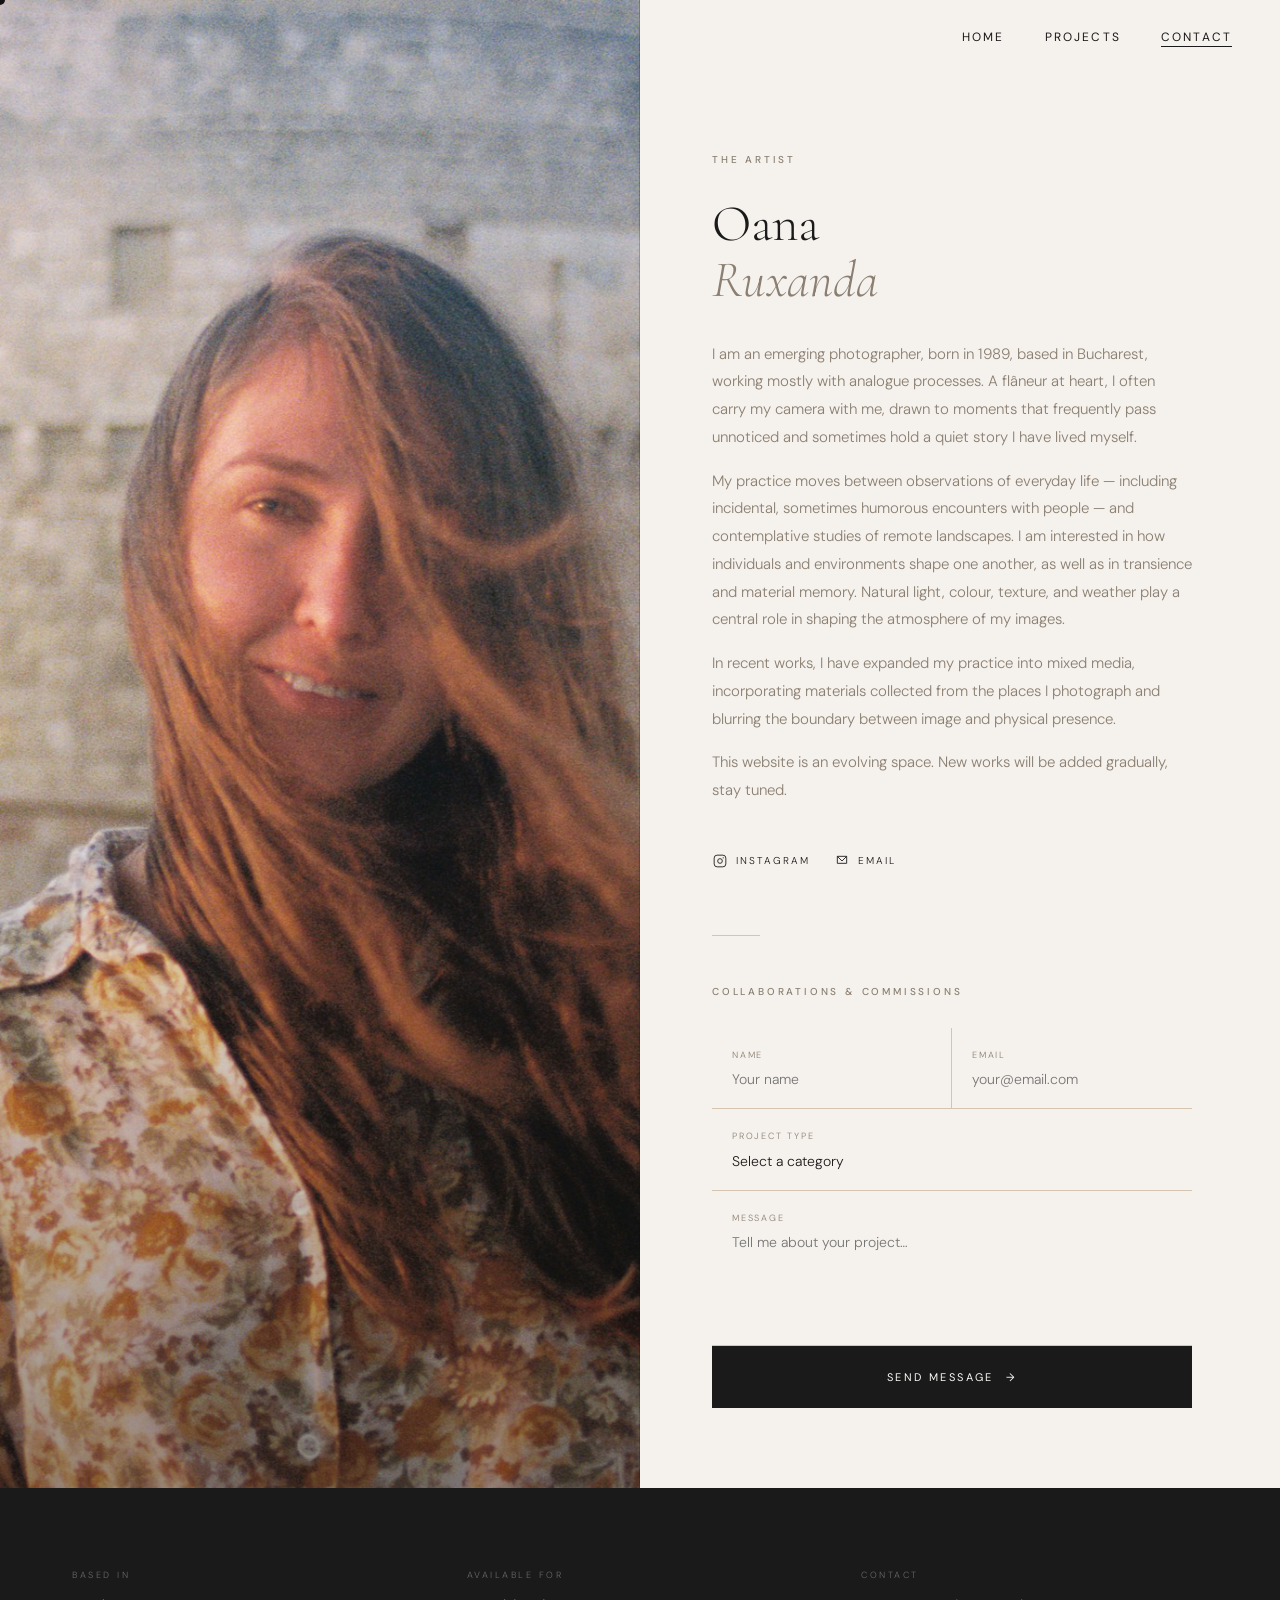
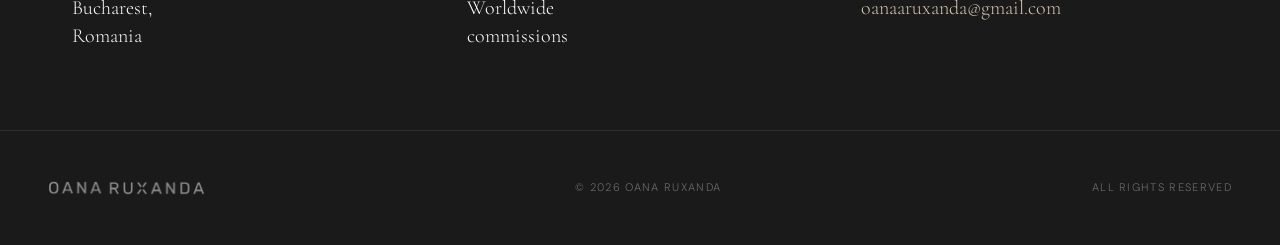
<file: contact.html>
<!DOCTYPE html>
<html lang="en">
<head>
  <meta charset="UTF-8">
  <meta name="viewport" content="width=device-width, initial-scale=1.0">
  <title>Contact — Oana Ruxanda</title>
  <link rel="icon" href="uploads/favicon-oana.png" type="image/png">
  <link rel="stylesheet" href="shared.css">
  <style>
    body { background: var(--cream); }

    /* ---- Artist Section ---- */
    .artist-section {
      display: grid;
      grid-template-columns: 1fr 1fr;
      min-height: 100vh;
    }

    /* Left: image */
    .artist-image {
      position: relative;
      overflow: hidden;
      background: var(--black);
      min-height: 600px;
    }
    .artist-image-fill {
      position: absolute;
      inset: 0;
      width: 100%; height: 100%;
      background: linear-gradient(155deg, #2a2018 0%, #0f0d0b 100%);
      opacity: 0;
      animation: fadeIn 1.8s 0.2s var(--ease-out) forwards;
    }
    @keyframes fadeIn {
      from { opacity: 0; transform: scale(1.04); }
      to   { opacity: 1; transform: scale(1); }
    }
    /* Portrait placeholder */
    .artist-portrait-placeholder {
      position: absolute;
      bottom: 0;
      left: 50%;
      transform: translateX(-50%);
      width: 55%;
      height: 90%;
      background: rgba(255,255,255,0.06);
      clip-path: polygon(18% 0%, 82% 0%, 90% 100%, 10% 100%);
    }
    .artist-image-overlay {
      position: absolute;
      inset: 0;
      background: linear-gradient(to top, rgba(13,12,11,0.4) 0%, transparent 50%);
      z-index: 1;
    }
    .artist-image-caption {
      position: absolute;
      bottom: 40px; left: 40px;
      z-index: 2;
      font-size: 10px;
      letter-spacing: 0.2em;
      text-transform: uppercase;
      color: rgba(250,250,248,0.4);
    }

    /* Right: bio + form */
    .artist-content {
      padding: calc(var(--nav-h) + 80px) 72px 80px;
      display: flex;
      flex-direction: column;
      justify-content: center;
      overflow-y: auto;
    }

    .bio-label {
      font-size: 10px;
      font-weight: 500;
      letter-spacing: 0.28em;
      text-transform: uppercase;
      color: var(--stone-dark);
      margin-bottom: 28px;
      opacity: 0;
      animation: slideUp 0.8s 0.5s var(--ease-out) forwards;
    }
    @keyframes slideUp {
      from { opacity: 0; transform: translateY(16px); }
      to   { opacity: 1; transform: translateY(0); }
    }

    .bio-name {
      font-family: var(--font-serif);
      font-size: clamp(36px, 4vw, 56px);
      font-weight: 300;
      line-height: 1.1;
      margin-bottom: 32px;
      opacity: 0;
      animation: slideUp 0.8s 0.65s var(--ease-out) forwards;
    }
    .bio-name em { font-style: italic; color: var(--stone-dark); }

    .bio-text {
      font-size: 15px;
      font-weight: 300;
      line-height: 1.85;
      color: var(--stone-dark);
      max-width: 480px;
      margin-bottom: 48px;
      opacity: 0;
      animation: slideUp 0.8s 0.8s var(--ease-out) forwards;
    }
    .bio-text p + p { margin-top: 16px; }

    /* Social links */
    .social-links {
      display: flex;
      gap: 24px;
      margin-bottom: 64px;
      flex-wrap: wrap;
      opacity: 0;
      animation: slideUp 0.8s 1s var(--ease-out) forwards;
    }
    .social-link {
      display: flex;
      align-items: center;
      gap: 8px;
      font-size: 10px;
      letter-spacing: 0.2em;
      text-transform: uppercase;
      color: var(--charcoal);
      position: relative;
      padding-bottom: 2px;
    }
    .social-link::after {
      content: '';
      position: absolute;
      bottom: 0; left: 0;
      width: 0; height: 1px;
      background: var(--charcoal);
      transition: width 0.4s var(--ease-out);
    }
    .social-link:hover::after { width: 100%; }
    .social-icon {
      width: 16px; height: 16px;
      display: flex; align-items: center; justify-content: center;
    }

    /* Divider */
    .contact-divider {
      width: 48px;
      height: 1px;
      background: var(--stone-light);
      margin-bottom: 48px;
      opacity: 0;
      animation: slideUp 0.6s 1.1s var(--ease-out) forwards;
    }

    /* Contact Form */
    .form-label-top {
      font-size: 10px;
      font-weight: 500;
      letter-spacing: 0.28em;
      text-transform: uppercase;
      color: var(--stone-dark);
      margin-bottom: 28px;
      opacity: 0;
      animation: slideUp 0.8s 1.15s var(--ease-out) forwards;
    }

    .contact-form {
      display: flex;
      flex-direction: column;
      gap: 0;
      max-width: 480px;
      opacity: 0;
      animation: slideUp 0.8s 1.25s var(--ease-out) forwards;
    }

    .form-row {
      display: grid;
      grid-template-columns: 1fr 1fr;
      gap: 0;
    }

    .form-field {
      position: relative;
      border-bottom: 1px solid var(--stone-light);
    }
    .form-field:not(:last-child) { border-right: none; }
    .form-row .form-field:first-child { border-right: 1px solid var(--stone-light); }

    .form-field label {
      display: block;
      font-size: 9px;
      letter-spacing: 0.2em;
      text-transform: uppercase;
      color: var(--stone-dark);
      padding: 20px 20px 0;
      transition: color 0.2s;
    }
    .form-field:focus-within label { color: var(--charcoal); }

    .form-field input,
    .form-field textarea,
    .form-field select {
      display: block;
      width: 100%;
      background: transparent;
      border: none;
      outline: none;
      font-family: var(--font-sans);
      font-size: 14px;
      font-weight: 300;
      color: var(--charcoal);
      padding: 8px 20px 20px;
      resize: none;
      cursor: none;
      appearance: none;
    }
    .form-field textarea { min-height: 120px; }
    .form-field select { cursor: none; }

    .form-field::after {
      content: '';
      position: absolute;
      bottom: -1px; left: 0;
      width: 0; height: 2px;
      background: var(--charcoal);
      transition: width 0.4s var(--ease-out);
    }
    .form-field:focus-within::after { width: 100%; }

    .form-submit {
      margin-top: 0;
      border-top: none;
      display: flex;
      align-items: stretch;
    }
    .btn-submit {
      flex: 1;
      padding: 24px 32px;
      background: var(--charcoal);
      color: var(--white);
      font-family: var(--font-sans);
      font-size: 11px;
      font-weight: 400;
      letter-spacing: 0.22em;
      text-transform: uppercase;
      border: none;
      cursor: none;
      display: flex;
      align-items: center;
      justify-content: center;
      gap: 12px;
      transition: background 0.3s, gap 0.3s var(--ease-out);
    }
    .btn-submit:hover { background: var(--charcoal-mid); gap: 20px; }
    .btn-submit::after { content: '→'; }

    /* Success message */
    .form-success {
      display: none;
      padding: 32px;
      border: 1px solid var(--stone-light);
      text-align: center;
    }
    .form-success.visible { display: block; }
    .form-success-icon {
      font-family: var(--font-serif);
      font-size: 36px;
      color: var(--stone-dark);
      margin-bottom: 16px;
      font-style: italic;
    }
    .form-success p {
      font-size: 13px;
      color: var(--stone-dark);
      line-height: 1.7;
    }

    /* ---- Info Strip ---- */
    .info-strip {
      background: var(--charcoal);
      padding: 80px 72px;
      display: grid;
      grid-template-columns: repeat(3, 1fr);
      gap: 48px;
    }
    .info-item-label {
      font-size: 9px;
      letter-spacing: 0.28em;
      text-transform: uppercase;
      color: rgba(250,250,248,0.35);
      margin-bottom: 12px;
    }
    .info-item-value {
      font-family: var(--font-serif);
      font-size: 20px;
      font-weight: 300;
      color: var(--white);
      line-height: 1.4;
    }
    .info-item-value a {
      color: var(--stone-light);
      position: relative;
    }
    .info-item-value a::after {
      content: '';
      position: absolute;
      bottom: 0; left: 0;
      width: 0; height: 1px;
      background: var(--stone-light);
      transition: width 0.4s var(--ease-out);
    }
    .info-item-value a:hover::after { width: 100%; }

    @media (max-width: 900px) {
      .artist-section { grid-template-columns: 1fr; }
      .artist-image { height: 60vw; min-height: 260px; }
      .artist-content { padding: 48px 24px 64px; }
      .form-row { grid-template-columns: 1fr; }
      .form-row .form-field:first-child { border-right: none; }
      .form-row .form-field[style] { grid-column: span 1 !important; }
      .info-strip { grid-template-columns: 1fr; padding: 56px 24px; gap: 32px; }
      .social-links { gap: 16px; }
    }
    @media (max-width: 600px) {
      .artist-image { height: 55vw; }
      .artist-content { padding: 40px 20px 56px; }
      .contact-form { max-width: 100%; }
      .bio-text { font-size: 14px; }
    }
  </style>
</head>
<body>
  <div id="cursor"></div>
  <div id="cursor-ring"></div>
  <div id="page-transition"></div>

  <nav class="nav logo-hidden" data-hide-logo-on-top="true">
    <a class="nav-logo" href="index.html">
      <img src="uploads/logo-oana.png" alt="Oana Ruxanda">
    </a>
    <ul class="nav-links">
      <li><a href="index.html">Home</a></li>
      <li><a href="projects.html">Projects</a></li>
      <li><a href="contact.html">Contact</a></li>
    </ul>
    <button class="nav-hamburger" id="nav-hamburger" aria-label="Menu">
      <span></span><span></span><span></span>
    </button>
  </nav>
  <div class="nav-mobile" id="nav-mobile">
    <a href="index.html">Home</a>
    <a href="projects.html">Projects</a>
    <a href="contact.html">Contact</a>
  </div>

  <main class="artist-section">

    <!-- Left: Artist Image -->
    <div class="artist-image">
      <img src="brand_assets/oana ruxanda.jpg" alt="Oana Ruxanda" style="position:absolute;inset:0;width:100%;height:100%;object-fit:cover;opacity:0;animation:fadeIn 1.8s 0.2s var(--ease-out) forwards;">
      <div class="artist-image-overlay"></div>
    </div>

    <!-- Right: Bio + Form -->
    <div class="artist-content">

      <p class="bio-label">The Artist</p>

      <h1 class="bio-name">Oana<br><em>Ruxanda</em></h1>

      <div class="bio-text">
        <p>I am an emerging photographer, born in 1989, based in Bucharest, working mostly with analogue processes. A flâneur at heart, I often carry my camera with me, drawn to moments that frequently pass unnoticed and sometimes hold a quiet story I have lived myself.</p>
        <p>My practice moves between observations of everyday life — including incidental, sometimes humorous encounters with people — and contemplative studies of remote landscapes. I am interested in how individuals and environments shape one another, as well as in transience and material memory. Natural light, colour, texture, and weather play a central role in shaping the atmosphere of my images.</p>
        <p>In recent works, I have expanded my practice into mixed media, incorporating materials collected from the places I photograph and blurring the boundary between image and physical presence.</p>
        <p>This website is an evolving space. New works will be added gradually, stay tuned.</p>
      </div>

      <!-- Social Links -->
      <div class="social-links">
        <a href="https://www.instagram.com/oana.a.ruxanda?igsh=a3U1bDQwZmpsa2Vy" class="social-link" target="_blank" rel="noopener">
          <span class="social-icon">
            <svg width="14" height="14" viewBox="0 0 24 24" fill="none" stroke="currentColor" stroke-width="1.5"><rect x="2" y="2" width="20" height="20" rx="5"/><circle cx="12" cy="12" r="4"/><circle cx="17.5" cy="6.5" r="1" fill="currentColor" stroke="none"/></svg>
          </span>
          Instagram
        </a>
        <a href="mailto:oanaaruxanda@gmail.com" class="social-link">
          <span class="social-icon">
            <svg width="14" height="14" viewBox="0 0 24 24" fill="none" stroke="currentColor" stroke-width="1.5"><path d="M4 4h16v12H4z"/><path d="M4 4l8 8 8-8"/></svg>
          </span>
          Email
        </a>
      </div>

      <div class="contact-divider"></div>

      <p class="form-label-top">Collaborations &amp; Commissions</p>

      <!-- Contact Form -->
      <form class="contact-form" id="contact-form" novalidate>
        <div class="form-row">
          <div class="form-field">
            <label for="f-name">Name</label>
            <input type="text" id="f-name" name="name" placeholder="Your name" required>
          </div>
          <div class="form-field">
            <label for="f-email">Email</label>
            <input type="email" id="f-email" name="email" placeholder="your@email.com" required>
          </div>
        </div>
        <div class="form-row">
          <div class="form-field" style="grid-column: span 2; border-right: none;">
            <label for="f-type">Project Type</label>
            <select id="f-type" name="type">
              <option value="">Select a category</option>
              <option value="editorial">Editorial</option>
              <option value="fashion">Fashion Campaign</option>
              <option value="portrait">Portrait Session</option>
              <option value="exhibition">Exhibition / Gallery</option>
              <option value="brand">Brand Collaboration</option>
              <option value="other">Other</option>
            </select>
          </div>
        </div>
        <div class="form-field" style="border-right: none;">
          <label for="f-message">Message</label>
          <textarea id="f-message" name="message" placeholder="Tell me about your project…" required></textarea>
        </div>
        <div class="form-submit">
          <button type="submit" class="btn-submit">Send Message</button>
        </div>
      </form>

      <div class="form-success" id="form-success">
        <div class="form-success-icon">✓</div>
        <p>Thank you for reaching out.<br>I'll be in touch within a few days.</p>
      </div>

    </div>
  </main>

  <!-- Info Strip -->
  <div class="info-strip">
    <div class="info-item reveal">
      <div class="info-item-label">Based in</div>
      <div class="info-item-value">Bucharest,<br>Romania</div>
    </div>
    <div class="info-item reveal reveal-delay-2">
      <div class="info-item-label">Available for</div>
      <div class="info-item-value">Worldwide<br>commissions</div>
    </div>
    <div class="info-item reveal reveal-delay-4">
      <div class="info-item-label">Contact</div>
      <div class="info-item-value">
        <a href="mailto:oanaaruxanda@gmail.com">oanaaruxanda@gmail.com</a>
      </div>
    </div>
  </div>

  <footer class="footer reveal" style="background:var(--charcoal); color: rgba(250,250,248,0.35); border-top-color: rgba(250,250,248,0.08);">
    <div class="footer-logo" style="filter: invert(1) brightness(2);">
      <img src="uploads/logo-oana.png" alt="Oana Ruxanda">
    </div>
    <span>© 2026 Oana Ruxanda</span>
    <span>All rights reserved</span>
  </footer>

  <script src="shared.js"></script>
  <script>
    const form = document.getElementById('contact-form');
    const success = document.getElementById('form-success');

    form.addEventListener('submit', e => {
      e.preventDefault();
      const name = form.querySelector('#f-name').value.trim();
      const email = form.querySelector('#f-email').value.trim();
      const type = form.querySelector('#f-type').value;
      const message = form.querySelector('#f-message').value.trim();
      if (!name || !email || !message) return;

      const subject = encodeURIComponent('Portfolio Enquiry' + (type ? ' — ' + type : ''));
      const body = encodeURIComponent('Name: ' + name + '\nEmail: ' + email + '\n\n' + message);
      window.location.href = 'mailto:oanaaruxanda@gmail.com?subject=' + subject + '&body=' + body;

      form.style.opacity = '0';
      form.style.transition = 'opacity 0.4s';
      setTimeout(() => {
        form.style.display = 'none';
        success.classList.add('visible');
      }, 400);
    });
  </script>
</body>
</html>
</file>
<file: shared.css>
/* ============================================
   OANA RUXANDA — Shared Design System
   ============================================ */

@import url('https://fonts.googleapis.com/css2?family=Cormorant+Garamond:ital,wght@0,300;0,400;0,500;0,600;1,300;1,400;1,500&family=DM+Sans:wght@200;300;400;500&display=swap');

/* --- Tokens --- */
:root {
  --cream: #F5F1EC;
  --cream-dark: #EDE8E0;
  --charcoal: #1A1A1A;
  --charcoal-mid: #2C2C2C;
  --stone: #B8A99A;
  --stone-light: #D4C4B0;
  --stone-dark: #8A7F72;
  --white: #FAFAF8;
  --black: #0D0D0D;

  --font-serif: 'Cormorant Garamond', Georgia, serif;
  --font-sans: 'DM Sans', system-ui, sans-serif;

  --nav-h: 72px;
  --ease-out: cubic-bezier(0.16, 1, 0.3, 1);
  --ease-in-out: cubic-bezier(0.65, 0, 0.35, 1);
}

/* --- Reset --- */
*, *::before, *::after { box-sizing: border-box; margin: 0; padding: 0; }
html { scroll-behavior: smooth; }
body {
  background: var(--cream);
  color: var(--charcoal);
  font-family: var(--font-sans);
  font-weight: 300;
  line-height: 1.6;
  cursor: none;
  overflow-x: hidden;
}
img { display: block; width: 100%; height: 100%; object-fit: cover; }
a { color: inherit; text-decoration: none; }
button { cursor: none; border: none; background: none; font-family: inherit; }

/* --- Custom Cursor --- */
#cursor {
  position: fixed;
  width: 10px; height: 10px;
  background: var(--charcoal);
  border-radius: 50%;
  pointer-events: none;
  z-index: 9999;
  transform: translate(-50%, -50%);
  transition: width 0.3s var(--ease-out), height 0.3s var(--ease-out), background 0.3s;
  mix-blend-mode: multiply;
}
#cursor.hover {
  width: 40px; height: 40px;
  background: var(--stone);
}
#cursor.dark {
  background: var(--white);
  mix-blend-mode: screen;
}
#cursor-ring {
  position: fixed;
  width: 36px; height: 36px;
  border: 1px solid var(--charcoal);
  border-radius: 50%;
  pointer-events: none;
  z-index: 9998;
  transform: translate(-50%, -50%);
  transition: width 0.5s var(--ease-out), height 0.5s var(--ease-out), border-color 0.3s, opacity 0.3s;
  opacity: 0.4;
}
#cursor-ring.hover { width: 60px; height: 60px; opacity: 0.2; }
#cursor-ring.dark { border-color: var(--white); }

/* --- Navigation --- */
.nav {
  position: fixed;
  top: 0; left: 0; right: 0;
  z-index: 100;
  height: var(--nav-h);
  display: flex;
  align-items: center;
  justify-content: space-between;
  padding: 0 48px;
  transition: transform 0.5s var(--ease-out), background 0.4s;
}
.nav.hidden { transform: translateY(-100%); }
.nav.solid { background: var(--cream); }
.nav.dark-bg { background: transparent; }

.nav-logo img {
  height: 22px;
  width: auto;
  display: block;
  transition: opacity 0.4s ease;
}

.nav.logo-hidden .nav-logo {
  opacity: 0;
  pointer-events: none;
}

.nav-links {
  display: flex;
  gap: 40px;
  list-style: none;
}
.nav-links a {
  font-family: var(--font-sans);
  font-size: 12px;
  font-weight: 400;
  letter-spacing: 0.18em;
  text-transform: uppercase;
  position: relative;
  color: inherit;
}
.nav-links a::after {
  content: '';
  position: absolute;
  bottom: -2px; left: 0;
  width: 0; height: 1px;
  background: currentColor;
  transition: width 0.4s var(--ease-out);
}
.nav-links a:hover::after,
.nav-links a.active::after { width: 100%; }

.nav.light-links .nav-links a { color: var(--white); }
.nav.light-logo .nav-logo img { filter: invert(1) brightness(2); }
.nav.solid .nav-logo img { filter: none; }
.nav.solid .nav-links a { color: var(--charcoal); }

/* --- Page Transition Overlay --- */
#page-transition {
  position: fixed;
  inset: 0;
  background: var(--charcoal);
  z-index: 9000;
  transform: scaleY(0);
  transform-origin: bottom;
  pointer-events: none;
}
#page-transition.enter {
  animation: ptEnter 0.5s var(--ease-in-out) forwards;
}
#page-transition.exit {
  animation: ptExit 0.5s var(--ease-in-out) forwards;
}
@keyframes ptEnter {
  from { transform: scaleY(0); transform-origin: bottom; }
  to   { transform: scaleY(1); transform-origin: bottom; }
}
@keyframes ptExit {
  from { transform: scaleY(1); transform-origin: top; }
  to   { transform: scaleY(0); transform-origin: top; }
}

/* --- Scroll Reveal --- */
.reveal {
  opacity: 0;
  transform: translateY(32px);
  transition: opacity 0.8s var(--ease-out), transform 0.8s var(--ease-out);
}
.reveal.visible {
  opacity: 1;
  transform: translateY(0);
}
.reveal-delay-1 { transition-delay: 0.1s; }
.reveal-delay-2 { transition-delay: 0.2s; }
.reveal-delay-3 { transition-delay: 0.3s; }
.reveal-delay-4 { transition-delay: 0.4s; }
.reveal-delay-5 { transition-delay: 0.5s; }

/* --- Footer --- */
.footer {
  padding: 48px;
  display: flex;
  align-items: center;
  justify-content: space-between;
  border-top: 1px solid var(--stone-light);
  font-size: 11px;
  letter-spacing: 0.12em;
  text-transform: uppercase;
  color: var(--stone-dark);
}
.footer-logo img { height: 16px; width: auto; opacity: 0.5; }

/* --- Mobile Navigation --- */
.nav-hamburger {
  display: none;
  flex-direction: column;
  justify-content: center;
  gap: 5px;
  width: 44px; height: 44px;
  cursor: pointer;
  background: none;
  border: none;
  padding: 11px 8px;
  color: var(--charcoal);
  position: relative;
  z-index: 101;
}
.nav.light-links .nav-hamburger { color: var(--white); }
.nav.solid .nav-hamburger { color: var(--charcoal); }
.nav-hamburger span {
  display: block;
  width: 22px; height: 1px;
  background: currentColor;
  transition: transform 0.35s var(--ease-out), opacity 0.25s;
}
.nav-hamburger.open span:nth-child(1) { transform: translateY(6px) rotate(45deg); }
.nav-hamburger.open span:nth-child(2) { opacity: 0; transform: scaleX(0); }
.nav-hamburger.open span:nth-child(3) { transform: translateY(-6px) rotate(-45deg); }

.nav-mobile {
  position: fixed;
  top: var(--nav-h);
  left: 0; right: 0; bottom: 0;
  background: var(--cream);
  z-index: 99;
  display: flex;
  flex-direction: column;
  align-items: center;
  justify-content: center;
  gap: 48px;
  transform: translateX(100%);
  transition: transform 0.45s var(--ease-out);
}
.nav-mobile.open { transform: translateX(0); }
.nav-mobile a {
  font-family: var(--font-serif);
  font-size: 42px;
  font-weight: 300;
  color: var(--charcoal);
  letter-spacing: -0.01em;
  cursor: pointer;
}
.nav-mobile a.active { color: var(--stone-dark); font-style: italic; }

/* --- Global Mobile Fixes --- */
@media (max-width: 768px) {
  .nav-hamburger { display: flex; }
  .nav-links { display: none; }
  .nav { padding: 0 20px; }
  .footer { padding: 28px 20px; flex-wrap: wrap; gap: 12px; }
}

/* Hide custom cursor on touch devices */
@media (hover: none) and (pointer: coarse) {
  #cursor, #cursor-ring { display: none !important; }
  body { cursor: auto !important; }
  a, button, input, select, textarea { cursor: pointer !important; }
}

/* Show card overlay info on touch screens (no hover state) */
@media (hover: none) {
  .feat-item-overlay,
  .project-card-overlay { opacity: 1 !important; }
  .feat-item-info,
  .project-card-info { opacity: 1 !important; transform: translateY(0) !important; }
}
</file>
